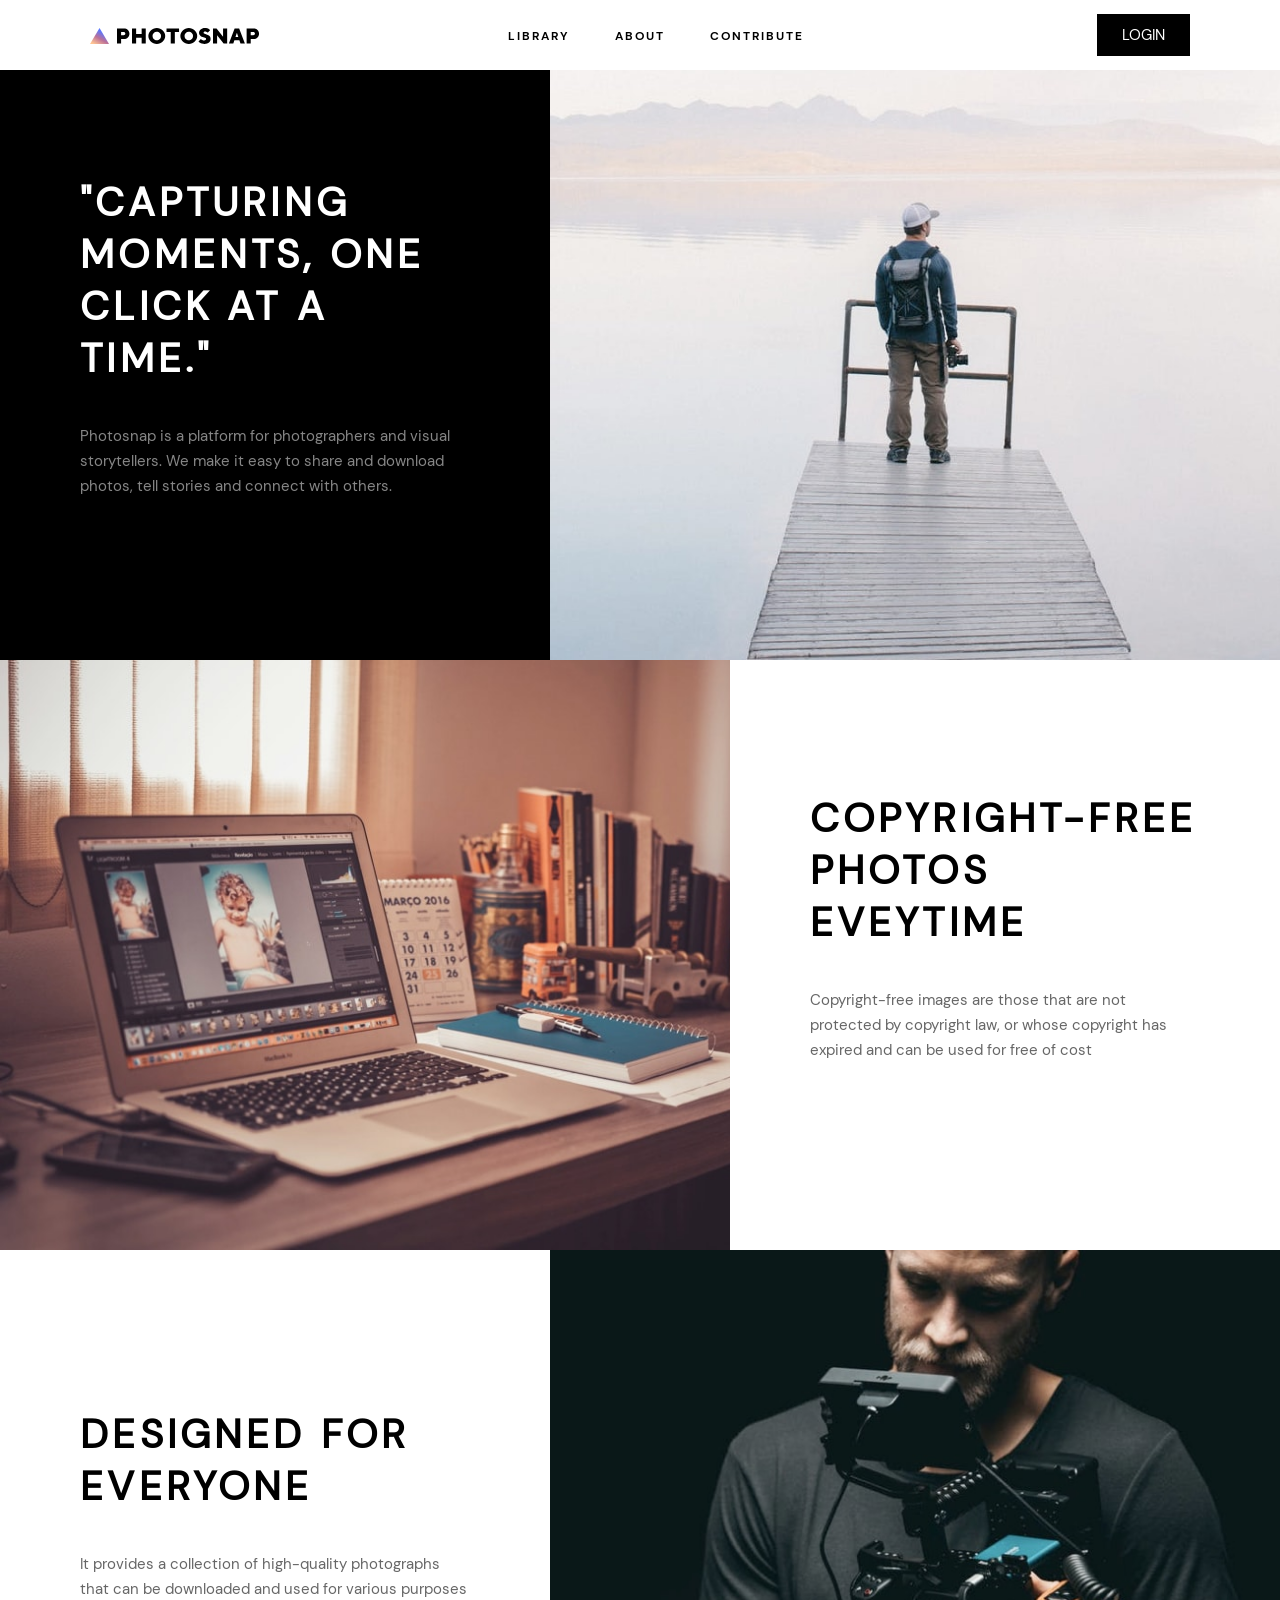
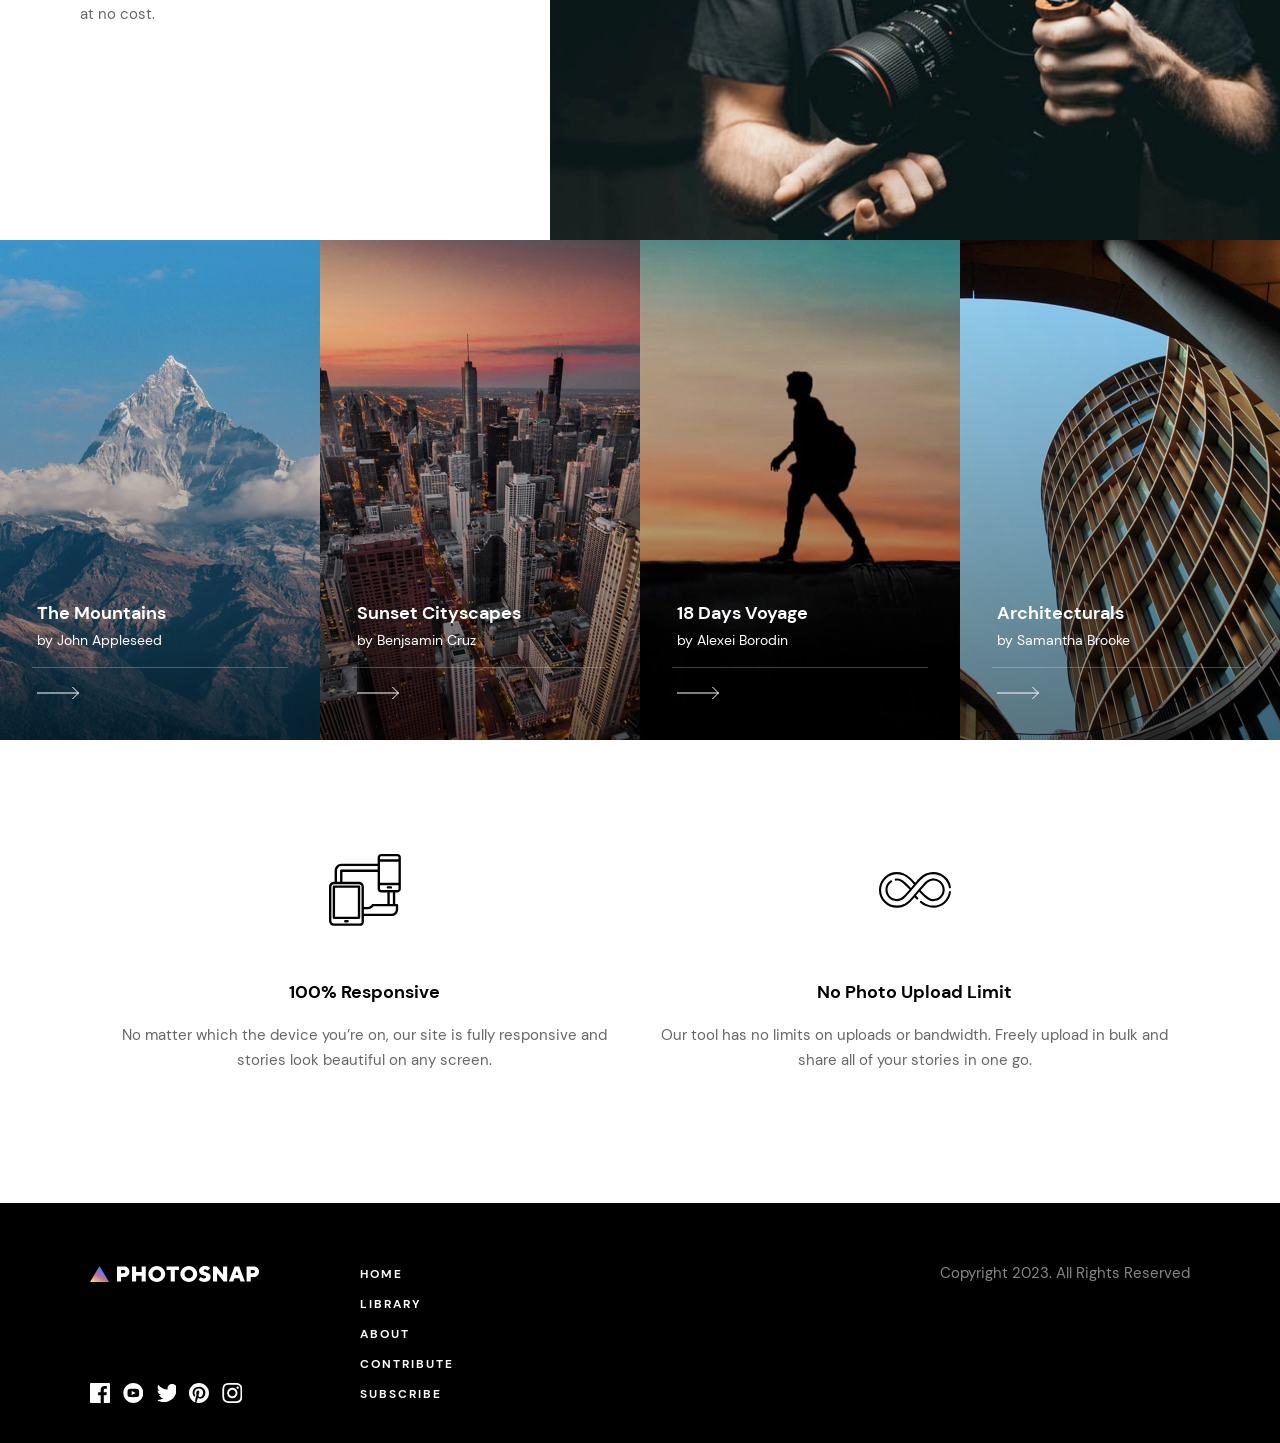
<file: index.html>
<!DOCTYPE html>
<html lang="en">

<head>
    <meta charset="UTF-8">
    <meta name="viewport" content="width=device-width, initial-scale=1.0">
    <title>Photosnap - Home</title>
    <link rel="stylesheet" href="styles/css/main.css">
</head>

<body>
    <script>
        alert("welcome to photsnap");
    </script>
    <!-- HEADER -->
    <header>
        <div class="container">
            <nav class="navbar">
                <a href="index.html" class="logo">
                    <img src="images/logo.svg" alt="logo">
                </a>

                <ul class="nav_list">
                    <li class="nav_list-item">
                        <a href="library.html" class="nav_list-link">LIBRARY</a>
                    </li>
                    <li class="nav_list-item">
                        <a href="about.html" class="nav_list-link">ABOUT</a>
                    </li>
                    <li class="nav_list-item">
                        <a href="https://script.google.com/macros/s/AKfycbyf7sZdRkfo2hrN9PUlDD4QHkLz4gz2wxSFbMTOLd92MkOWxnffbMkovbiKIZKmYODZ/exec" class="nav_list-link">CONTRIBUTE</a>
                    </li>
                                      
                </ul>

                <a href="index.html" class="btn btn-black">LOGIN</a>

                <button class="menu_toggle">
                    <svg height="6" width="20" xmlns="http://www.w3.org/2000/svg" class="open">
                        <g fill-rule="evenodd">
                            <path d="M0 0h20v1H0zM0 5h20v1H0z"></path>
                        </g>
                    </svg>
                    <svg height="15" width="16" xmlns="http://www.w3.org/2000/svg" class="close">
                        <path
                            d="M14.718.075l.707.707L8.707 7.5l6.718 6.718-.707.707L8 8.207l-6.718 6.718-.707-.707L7.293 7.5.575.782l.707-.707L8 6.793 14.718.075z"
                            fill-rule="evenodd"></path>
                    </svg>
                </button>
            </nav>
        </div>
    </header>

    <!-- MAIN -->
    <main>
        <!-- INFORMATION SECTION -->
        <section class="create">
            <div class="container-lg">
                <div class="row">
                    <div class="section_text section_text_black">
                        <div class="section_text-box">
                            <h2 class="heading white">"Capturing moments, one click at a time."</h2>
                            <p class="opaque-grey">Photosnap is a platform for photographers and visual storytellers. We make it easy to share and download photos, tell stories and connect with others.</p>
                                 
                                
                            
                        </div>
                    </div>
                    <div class="section_image section-create-img"></div>
                </div>
            </div>
        </section>

        <!-- copyright information section-->
        <section class="stories">
            <div class="container-lg">
                <div class="row">
                    <div class="section_image section-stories-img"></div>
                    <div class="section_text section_text_white">
                        <div class="section_text-box">
                            <h2 class="heading black">COPYRIGHT-FREE PHOTOS EVEYTIME</h2>
                            <p class="opaque-black">Copyright-free images are those that are not protected by copyright law, or whose copyright has expired and can be used for free of cost </p>
                           
                        </div>
                    </div>
                </div>
            </div>
        </section>

        <!-- FOR EVERYONE SECTION -->
        <section class="everyone">
            <div class="container-lg">
                <div class="row">
                    <div class="section_text section_text_white">
                        <div class="section_text-box">
                            <h2 class="heading black">Designed for everyone</h2>

                                <p class="opaque-black">It provides a collection of high-quality photographs that can be downloaded and used for various purposes at no cost.</p>
                          
                        </div>
                    </div>
                    <div class="section_image section-everyone-img"></div>
                </div>
            </div>
        </section>

        <!-- GALLERY SECTION -->
        <section class="gallery">
            <div class="container-lg">
                <div class="grid">
                    <a href="images/mountains.jpg" class="image-container">
                        <div class="image image-1">
                            <div class="image-box">
                                <div class="image-textbox">
                                    <h3>The Mountains</h3>
                                    <p>by John Appleseed</p>
                                </div>
                                <div class="image-link">
                                    
                                    <img src="images/arrow-white.svg">
                                </div>
                            </div>
                        </div>
                    </a>
                    <a href="images/cityscapes.jpg" class="image-container">
                        <div class="image image-2">
                            <div class="image-box">
                                <div class="image-textbox">
                                    <h3>Sunset Cityscapes</h3>
                                    <p>by Benjsamin Cruz</p>
                                </div>
                                <div class="image-link">
                                    <img src="images/arrow-white.svg" alt="arrow">
                                </div>
                            </div>
                        </div>
                    </a>
                    <a href="images/18-days-voyage.jpg" class="image-container">
                        <div class="image image-3">
                            <div class="image-box">
                                <div class="image-textbox">
                                    <h3>18 Days Voyage</h3>
                                    <p>by Alexei Borodin</p>
                                </div>
                                <div class="image-link">                                   
                                    <img src="images/arrow-white.svg" alt="arrow">
                                </div>
                            </div>
                        </div>
                    </a>
                    <a href="images/architecturals.jpg" class="image-container">
                        <div class="image image-4">
                            <div class="image-box">
                                <div class="image-textbox">
                                    <h3>Architecturals</h3>
                                    <p>by Samantha Brooke</p>
                                </div>
                                <div class="image-link">
                                    <img src="images/arrow-white.svg" alt="arrow">
                                </div>
                            </div>
                        </div>
                    </a>
                </div>
            </div>
        </section>

        <!-- FEATURES GRID -->
        <section class="our-features">
            <div class="container">
                <div class="row">
                    <div class="feature">
                        <div class="feature-image"><img src="images/responsive.svg" alt="responsive"></div>
                        <h3 class="feature-heading">100% Responsive</h3>
                        <p class="feature-text">No matter which the device you’re on, our site is fully responsive and
                            stories look beautiful on
                            any screen.</p>
                    </div>
                    <div class="feature">
                        <div class="feature-image"><img src="images/no-limit.svg" alt="no limit"></div>
                        <h3 class="feature-heading">No Photo Upload Limit</h3>
                        <p class="feature-text">Our tool has no limits on uploads or bandwidth. Freely upload in bulk
                            and
                            share all of your stories in one go.</p>
                    </div>
                </div>
            </div>
        </section>
    </main>

    <!-- FOOTER -->
    <footer>
        <div class="container">
            <div class="footer-row">
                <div class="footer_logo-box">
                    <a href="index.html" class="logo">
                        <img src="images/logo-white.svg" alt="logo">
                    </a>
                    <ul class="social">
                        <li>
                            <a class="facebook" href="index.html"></a>
                        </li>
                        <li>
                            <a class="youtube" href="index.html"></a>
                        </li>
                        <li>
                            <a class="twitter" href="index.html"></a>
                        </li>
                        <li>
                            <a class="pinterest" href="index.html"></a>
                        </li>
                        <li>
                            <a class="instagram" href="index.html"></a>
                        </li>
                    </ul>
                </div>
                <div class="footer_menu-box">
                    <ul class="footer_menu">
                        <li class="footer_menu-item">
                            <a class="footer_menu-link" href="index.html">Home</a>
                        </li>
                        <li class="footer_menu-item">
                            <a class="footer_menu-link" href="library.html">LIBRARY</a>
                        </li>
                        <li class="footer_menu-item">
                            <a class="footer_menu-link" href="about.html">ABOUT</a>
                        </li>
                        <li class="footer_menu-item">
                            <a class="footer_menu-link" href="https://script.google.com/macros/s/AKfycbyf7sZdRkfo2hrN9PUlDD4QHkLz4gz2wxSFbMTOLd92MkOWxnffbMkovbiKIZKmYODZ/exec">CONTRIBUTE</a>
                        </li>
                        <li class="footer_menu-item">
                            <a class="footer_menu-link" href="subscribe.html">SUBSCRIBE</a>
                        </li>
                    </ul>
                </div>
                <div class="footer_copyright">              
                    <p class="opaque-grey">Copyright 2023. All Rights Reserved</p>
                </div>
            </div>
        </div>
    </footer>
    <script src="js/app.js"></script>
</body>

</html>
</file>
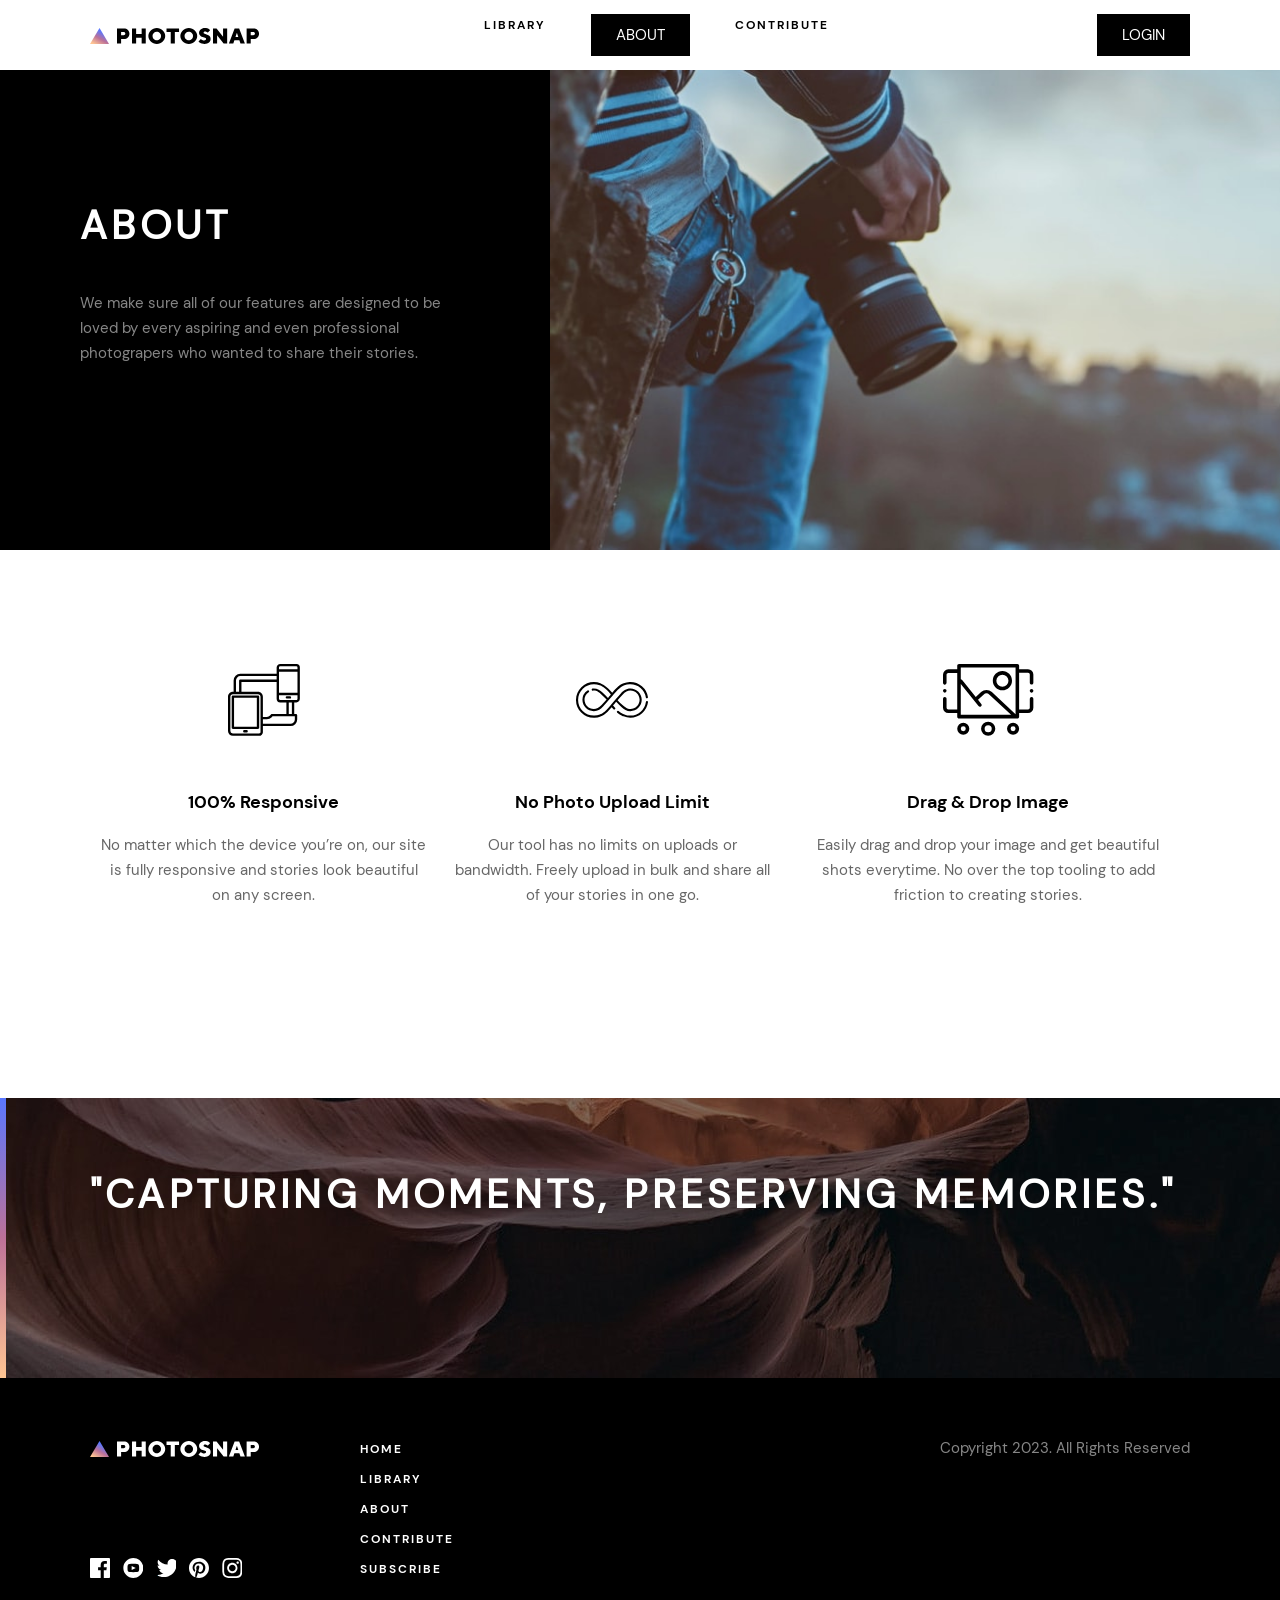
<file: about.html>
<!DOCTYPE html>
<html lang="en">

<head>
    <meta charset="UTF-8">
    <meta name="viewport" content="width=device-width, initial-scale=1.0">
    <title>about - Photosnap</title>
    <link rel="stylesheet" href="styles/css/main.css">
</head>

<body>
    <!-- HEADER -->
    <header>
        <div class="container">
            <nav class="navbar">
                <a href="index.html" class="logo">
                    <img src="images/logo.svg" alt="logo">
                </a>

                <ul class="nav_list">
                    <li class="nav_list-item">
                        <a href="library.html" class="nav_list-link">LIBRARY</a>
                    </li>
                    <li class="nav_list-item">
                        <a href="about.html" class="btn btn-black">ABOUT</a>
                    </li>
                    <li class="nav_list-item">
                        <a href="https://script.google.com/macros/s/AKfycbyf7sZdRkfo2hrN9PUlDD4QHkLz4gz2wxSFbMTOLd92MkOWxnffbMkovbiKIZKmYODZ/exec" class="nav_list-link">CONTRIBUTE</a>
                    </li>
                    
                </ul>
                <a href="index.html" class="btn btn-black">LOGIN</a>

                

                <button class="menu_toggle">
                    <svg height="6" width="20" xmlns="http://www.w3.org/2000/svg" class="open">
                        <g fill-rule="evenodd">
                            <path d="M0 0h20v1H0zM0 5h20v1H0z"></path>
                        </g>
                    </svg>
                    <svg height="15" width="16" xmlns="http://www.w3.org/2000/svg" class="close">
                        <path
                            d="M14.718.075l.707.707L8.707 7.5l6.718 6.718-.707.707L8 8.207l-6.718 6.718-.707-.707L7.293 7.5.575.782l.707-.707L8 6.793 14.718.075z"
                            fill-rule="evenodd"></path>
                    </svg>
                </button>
            </nav>
        </div>
    </header>

    <!-- MAIN -->
    <main>
        <!-- FEATURES HERO -->
        <section class="features">
            <div class="container-lg">
                <div class="row">
                    <div class="section_text section_text_black">
                        <div class="section_text-box">
                            <h2 class="heading white">ABOUT</h2>
                            <p class="opaque-grey">We make sure all of our features are designed to be loved by every
                                aspiring and even professional photograpers who wanted to share their stories.</p>
                        </div>
                    </div>
                    <div class="section_image section-features-img"></div>
                </div>
            </div>
        </section>

        <!-- FEATURES GRID -->
        <section class="our-features">
            <div class="container">
                <div class="row mb-lg">
                    <div class="feature">
                        <div class="feature-image"><img src="images/responsive.svg" alt="responsive"></div>
                        <h3 class="feature-heading">100% Responsive</h3>
                        <p class="feature-text">No matter which the device you’re on, our site is fully responsive and
                            stories look beautiful on
                            any screen.</p>
                    </div>
                    <div class="feature">
                        <div class="feature-image"><img src="images/no-limit.svg" alt="no limit"></div>
                        <h3 class="feature-heading">No Photo Upload Limit</h3>
                        <p class="feature-text">Our tool has no limits on uploads or bandwidth. Freely upload in bulk
                            and
                            share all of your stories in one go.</p>
                    </div>
                    
                    
                    <div class="feature">
                        <div class="feature-image"><img src="images/drag.svg" alt="drag"></div>
                        <h3 class="feature-heading">Drag & Drop Image</h3>
                        <p class="feature-text">Easily drag and drop your image and get beautiful shots everytime. No
                            over the top tooling to add friction to creating stories.
                        </p>
                    </div>
                </div>
            </div>
        </section>

        <!-- BETA SECTION -->
        <section class="beta">
            <div class="container">
                <div class="row space-between">
                    <h1 class="heading white">"Capturing moments, preserving memories."</h1>
                    
                </div>
            </div>
        </section>
    </main>

<!-- FOOTER -->
<footer>
    <div class="container">
        <div class="footer-row">
            <div class="footer_logo-box">
                <a href="index.html" class="logo">
                    <img src="images/logo-white.svg" alt="logo">
                </a>
                <ul class="social">
                    <li>
                        <a class="facebook" href="index.html"></a>
                    </li>
                    <li>
                        <a class="youtube" href="index.html"></a>
                    </li>
                    <li>
                        <a class="twitter" href="index.html"></a>
                    </li>
                    <li>
                        <a class="pinterest" href="index.html"></a>
                    </li>
                    <li>
                        <a class="instagram" href="index.html"></a>
                    </li>
                </ul>
            </div>
            <div class="footer_menu-box">
                <ul class="footer_menu">
                    <li class="footer_menu-item">
                        <a class="footer_menu-link" href="index.html">Home</a>
                    </li>
                    <li class="footer_menu-item">
                        <a class="footer_menu-link" href="library.html">LIBRARY</a>
                    </li>
                    <li class="footer_menu-item">
                        <a class="footer_menu-link" href="about.html">ABOUT</a>
                    </li>
                    <li class="footer_menu-item">
                        <a class="footer_menu-link" href="https://script.google.com/macros/s/AKfycbyf7sZdRkfo2hrN9PUlDD4QHkLz4gz2wxSFbMTOLd92MkOWxnffbMkovbiKIZKmYODZ/exec">CONTRIBUTE</a>
                    </li>
                    <li class="footer_menu-item">
                        <a class="footer_menu-link" href="subscribe.html">SUBSCRIBE</a>
                    </li>
                </ul>
            </div>
            <div class="footer_copyright">              
                <p class="opaque-grey">Copyright 2023. All Rights Reserved</p>
            </div>
        </div>
    </div>
</footer>
<script src="js/app.js"></script>
</body>

</html>
</file>
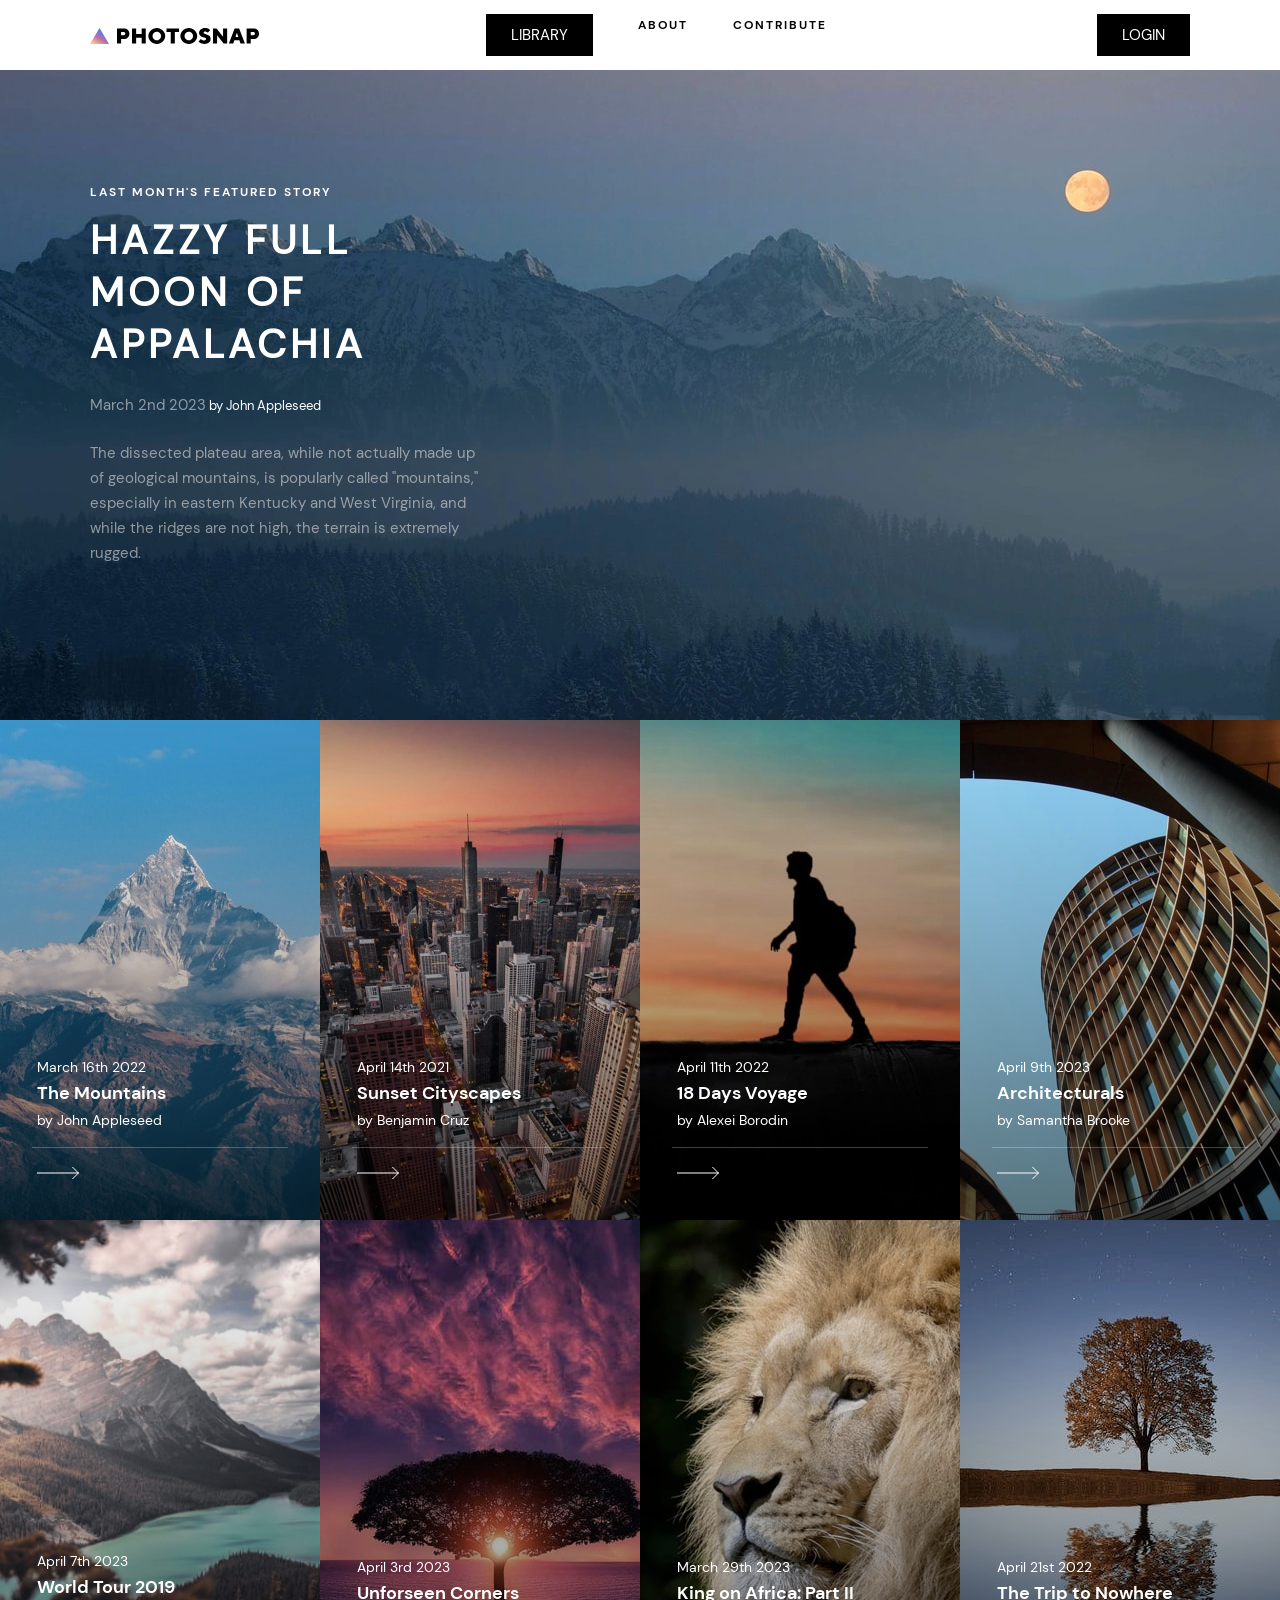
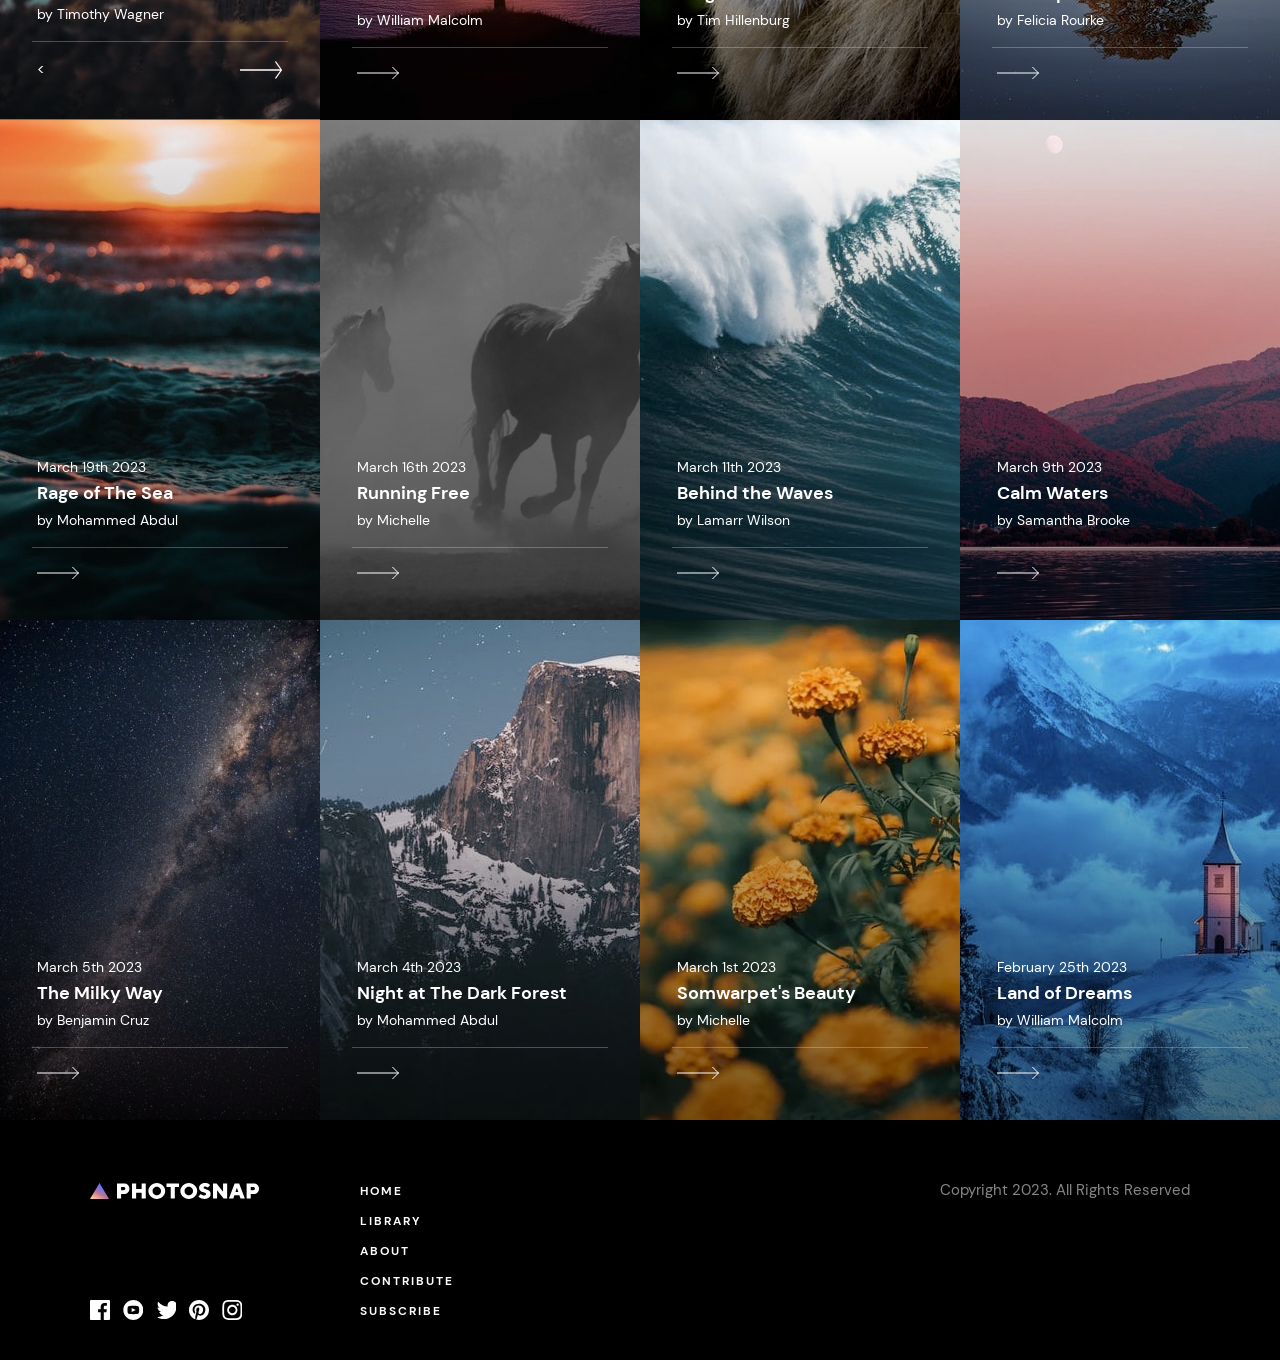
<file: library.html>
<!DOCTYPE html>
<html lang="en">

<head>
    <meta charset="UTF-8">
    <meta name="viewport" content="width=device-width, initial-scale=1.0">
    <title>library- Photosnap</title>
    <link rel="stylesheet" href="styles/css/main.css">
</head>

<body>
    <!-- HEADER -->
    <header>
        <div class="container">
            <nav class="navbar">
                <a href="index.html" class="logo">
                    <img src="images/logo.svg" alt="logo">
                </a>

                <ul class="nav_list">
                    <li class="nav_list-item">
                        <a href="library.html" class="btn btn-black">LIBRARY</a>
                    </li>
                    <li class="nav_list-item">
                        <a href="about.html" class="nav_list-link">ABOUT</a>
                    </li>
                    <li class="nav_list-item">
                        <a href="https://script.google.com/macros/s/AKfycbyf7sZdRkfo2hrN9PUlDD4QHkLz4gz2wxSFbMTOLd92MkOWxnffbMkovbiKIZKmYODZ/exec" class="nav_list-link">CONTRIBUTE</a>
                        
                    </li>
                    
                </ul>

                <a href="index.html" class="btn btn-black">LOGIN</a>

                <button class="menu_toggle">
                    <svg height="6" width="20" xmlns="http://www.w3.org/2000/svg" class="open">
                        <g fill-rule="evenodd">
                            <path d="M0 0h20v1H0zM0 5h20v1H0z"></path>
                        </g>
                    </svg>
                    <svg height="15" width="16" xmlns="http://www.w3.org/2000/svg" class="close">
                        <path
                            d="M14.718.075l.707.707L8.707 7.5l6.718 6.718-.707.707L8 8.207l-6.718 6.718-.707-.707L7.293 7.5.575.782l.707-.707L8 6.793 14.718.075z"
                            fill-rule="evenodd"></path>
                    </svg>
                </button>
            </nav>
        </div>
    </header>

    <main>
        <!-- HERO SECTION -->
        <section class="hero">
            <div class="container">
                <div class="section_text">
                    <div class="section_text-box remove-padding">
                        <h5>Last month's featured story</h5>
                        <h2 class="heading white">Hazzy full moon of appalachia</h2>
                        <p class="opaque-grey">March 2nd 2023<span> by John Appleseed</span></p>
                        <p class="opaque-grey">The dissected plateau area, while not actually made up of geological
                            mountains, is popularly called "mountains," especially in eastern Kentucky and West
                            Virginia, and while the ridges are not high, the terrain is extremely rugged.</p>
                    </div>
                </div>
            </div>
        </section>

        <!-- HERO SECTION (MOBILE ONLY) -->
        <section class="hero-mobile">
            <div class="container">
                <div class="section_text section_text_black">
                    <div class="section_text-box remove-padding">
                        <h5>Last month's featured story</h5>
                        <h2 class="heading white">Hazzy full moon of appalachia</h2>
                        <p class="opaque-grey">March 2nd 2022 <span> by John Appleseed</span></p>
                        <p class="opaque-grey">The dissected plateau area, while not actually made up of geological
                            mountains, is popularly called "mountains," especially in eastern Kentucky and West
                            Virginia, and while the ridges are not high, the terrain is extremely rugged.</p>
                        
                    </div>
                </div>
            </div>
        </section>

        <!-- GALLERY SECTION -->
        <section class="gallery">
            <div class="container-lg">
                <div class="grid">
                    <a href="images/mountains.jpg" class="image-container">
                        <div class="image image-1">
                            <div class="image-box">
                                <div class="image-textbox">
                                    <p class="mb-s">March 16th 2022</p>
                                    <h3>The Mountains</h3>
                                    <p>by John Appleseed</p>
                                </div>
                                <div class="image-link">
                                    <img src="images/arrow-white.svg" alt="arrow">
                                </div>
                            </div>
                        </div>
                    </a>
                    <a href="images/cityscapes.jpg" class="image-container">
                        <div class="image image-2">
                            <div class="image-box">
                                <div class="image-textbox">
                                    <p class="mb-s">April 14th 2021</p>
                                    <h3>Sunset Cityscapes</h3>
                                    <p>by Benjamin Cruz</p>
                                </div>
                                <div class="image-link">
                                    
                                    <img src="images/arrow-white.svg" alt="arrow">
                                </div>
                            </div>
                        </div>
                    </a>
                    <a href="images/18-days-voyage.jpg" class="image-container">
                        <div class="image image-3">
                            <div class="image-box">
                                <div class="image-textbox">
                                    <p class="mb-s">April 11th 2022</p>
                                    <h3>18 Days Voyage</h3>
                                    <p>by Alexei Borodin</p>
                                </div>
                                <div class="image-link">
                                    
                                    <img src="images/arrow-white.svg" alt="arrow">
                                </div>
                            </div>
                        </div>
                    </a>
                    <a href="images/architecturals.jpg" class="image-container">
                        <div class="image image-4">
                            <div class="image-box">
                                <div class="image-textbox">
                                    <p class="mb-s">April 9th 2023</p>
                                    <h3>Architecturals</h3>
                                    <p>by Samantha Brooke</p>
                                </div>
                                <div class="image-link">
                                    
                                    <img src="images/arrow-white.svg" alt="arrow">
                                </div>
                            </div>
                        </div>
                    </a>
                    <a href="images/world-tour.jpg" class="image-container">
                        <div class="image image-5">
                            <div class="image-box">
                                <div class="image-textbox">
                                    <p class="mb-s">April 7th 2023</p>
                                    <h3>World Tour 2019</h3>
                                    <p>by Timothy Wagner</p>
                                </div>
                                <div class="image-link">
                                    <
                                    <img src="images/arrow-white.svg" alt="arrow">
                                </div>
                            </div>
                        </div>
                    </a>
                    <a href="images/unforeseen-corners.jpg" class="image-container">
                        <div class="image image-6">
                            <div class="image-box">
                                <div class="image-textbox">
                                    <p class="mb-s">April 3rd 2023</p>
                                    <h3>Unforseen Corners</h3>
                                    <p>by William Malcolm</p>
                                </div>
                                <div class="image-link">
                                    
                                    <img src="images/arrow-white.svg" alt="arrow">
                                </div>
                            </div>
                        </div>
                    </a>
                    <a href="images/king-on-africa.jpg" class="image-container">
                        <div class="image image-7">
                            <div class="image-box">
                                <div class="image-textbox">
                                    <p class="mb-s">March 29th 2023</p>
                                    <h3>King on Africa: Part II</h3>
                                    <p>by Tim Hillenburg</p>
                                </div>
                                <div class="image-link">
                                    
                                    <img src="images/arrow-white.svg" alt="arrow">
                                </div>
                            </div>
                        </div>
                    </a>
                    <a href="images/trip-to-nowhere.jpg" class="image-container">
                        <div class="image image-8">
                            <div class="image-box">
                                <div class="image-textbox">
                                    <p class="mb-s">April 21st 2022</p>
                                    <h3>The Trip to Nowhere</h3>
                                    <p>by Felicia Rourke</p>
                                </div>
                                <div class="image-link">
                                    
                                    <img src="images/arrow-white.svg" alt="arrow">
                                </div>
                            </div>
                        </div>
                    </a>
                    <a href="images/rage-of-the-sea.jpg" class="image-container">
                        <div class="image image-9">
                            <div class="image-box">
                                <div class="image-textbox">
                                    <p class="mb-s">March 19th 2023</p>
                                    <h3>Rage of The Sea</h3>
                                    <p>by Mohammed Abdul</p>
                                </div>
                                <div class="image-link">
                                    
                                    <img src="images/arrow-white.svg" alt="arrow">
                                </div>
                            </div>
                        </div>
                    </a>
                    <a href="images/running-free.jpg" class="image-container">
                        <div class="image image-10">
                            <div class="image-box">
                                <div class="image-textbox">
                                    <p class="mb-s">March 16th 2023</p>
                                    <h3>Running Free</h3>
                                    <p>by Michelle</p>
                                </div>
                                <div class="image-link">
                                   
                                    <img src="images/arrow-white.svg" alt="arrow">
                                </div>
                            </div>
                        </div>
                    </a>
                    <a href="images/behind-the-waves.jpg" class="image-container">
                        <div class="image image-11">
                            <div class="image-box">
                                <div class="image-textbox">
                                    <p class="mb-s">March 11th 2023</p>
                                    <h3>Behind the Waves</h3>
                                    <p>by Lamarr Wilson</p>
                                </div>
                                <div class="image-link">
                                   
                                    <img src="images/arrow-white.svg" alt="arrow">
                                </div>
                            </div>
                        </div>
                    </a>
                    <a href="images/calm-waters.jpg" class="image-container">
                        <div class="image image-12">
                            <div class="image-box">
                                <div class="image-textbox">
                                    <p class="mb-s">March 9th 2023</p>
                                    <h3>Calm Waters</h3>
                                    <p>by Samantha Brooke</p>
                                </div>
                                <div class="image-link">
                                   
                                    <img src="images/arrow-white.svg" alt="arrow">
                                </div>
                            </div>
                        </div>
                    </a>
                    <a href="images/milky-way.jpg" class="image-container">
                        <div class="image image-13">
                            <div class="image-box">
                                <div class="image-textbox">
                                    <p class="mb-s">March 5th 2023</p>
                                    <h3>The Milky Way</h3>
                                    <p>by Benjamin Cruz</p>
                                </div>
                                <div class="image-link">
                                  
                                    <img src="images/arrow-white.svg" alt="arrow">
                                </div>
                            </div>
                        </div>
                    </a>
                    <a href="images/dark-forest.jpg" class="image-container">
                        <div class="image image-14">
                            <div class="image-box">
                                <div class="image-textbox">
                                    <p class="mb-s">March 4th 2023</p>
                                    <h3>Night at The Dark Forest</h3>
                                    <p>by Mohammed Abdul</p>
                                </div>
                                <div class="image-link">
                                    
                                    <img src="images/arrow-white.svg" alt="arrow">
                                </div>
                            </div>
                        </div>
                    </a>
                    <a href="images/somwarpet.jpg" class="image-container">
                        <div class="image image-15">
                            <div class="image-box">
                                <div class="image-textbox">
                                    <p class="mb-s">March 1st 2023</p>
                                    <h3>Somwarpet's Beauty</h3>
                                    <p>by Michelle</p>
                                </div>
                                <div class="image-link">
                                   
                                    <img src="images/arrow-white.svg" alt="arrow">
                                </div>
                            </div>
                        </div>
                    </a>
                    <a href="images/land-of-dreams.jpg" class="image-container">
                        <div class="image image-16">
                            <div class="image-box">
                                <div class="image-textbox">
                                    <p class="mb-s">February 25th 2023</p>
                                    <h3>Land of Dreams</h3>
                                    <p>by William Malcolm</p>
                                </div>
                                <div class="image-link">
                                    
                                    <img src="images/arrow-white.svg" alt="arrow">
                                </div>
                            </div>
                        </div>
                    </a>
                </div>
            </div>
        </section>
    </main>

 <!-- FOOTER -->
 <footer>
    <div class="container">
        <div class="footer-row">
            <div class="footer_logo-box">
                <a href="index.html" class="logo">
                    <img src="images/logo-white.svg" alt="logo">
                </a>
                <ul class="social">
                    <li>
                        <a class="facebook" href="index.html"></a>
                    </li>
                    <li>
                        <a class="youtube" href="index.html"></a>
                    </li>
                    <li>
                        <a class="twitter" href="index.html"></a>
                    </li>
                    <li>
                        <a class="pinterest" href="index.html"></a>
                    </li>
                    <li>
                        <a class="instagram" href="index.html"></a>
                    </li>
                </ul>
            </div>
            <div class="footer_menu-box">
                <ul class="footer_menu">
                    <li class="footer_menu-item">
                        <a class="footer_menu-link" href="index.html">Home</a>
                    </li>
                    <li class="footer_menu-item">
                        <a class="footer_menu-link" href="library.html">LIBRARY</a>
                    </li>
                    <li class="footer_menu-item">
                        <a class="footer_menu-link" href="about.html">ABOUT</a>
                    </li>
                    <li class="footer_menu-item">
                        <a class="footer_menu-link" href="https://script.google.com/macros/s/AKfycbyf7sZdRkfo2hrN9PUlDD4QHkLz4gz2wxSFbMTOLd92MkOWxnffbMkovbiKIZKmYODZ/exec">CONTRIBUTE</a>
                    </li>
                    <li class="footer_menu-item">
                        <a class="footer_menu-link" href="subscribe.html">SUBSCRIBE</a>
                    </li>
                </ul>
            </div>
            <div class="footer_copyright">              
                <p class="opaque-grey">Copyright 2023. All Rights Reserved</p>
            </div>
        </div>
    </div>
</footer>
<script src="js/app.js"></script>
</body>

</html>
</file>
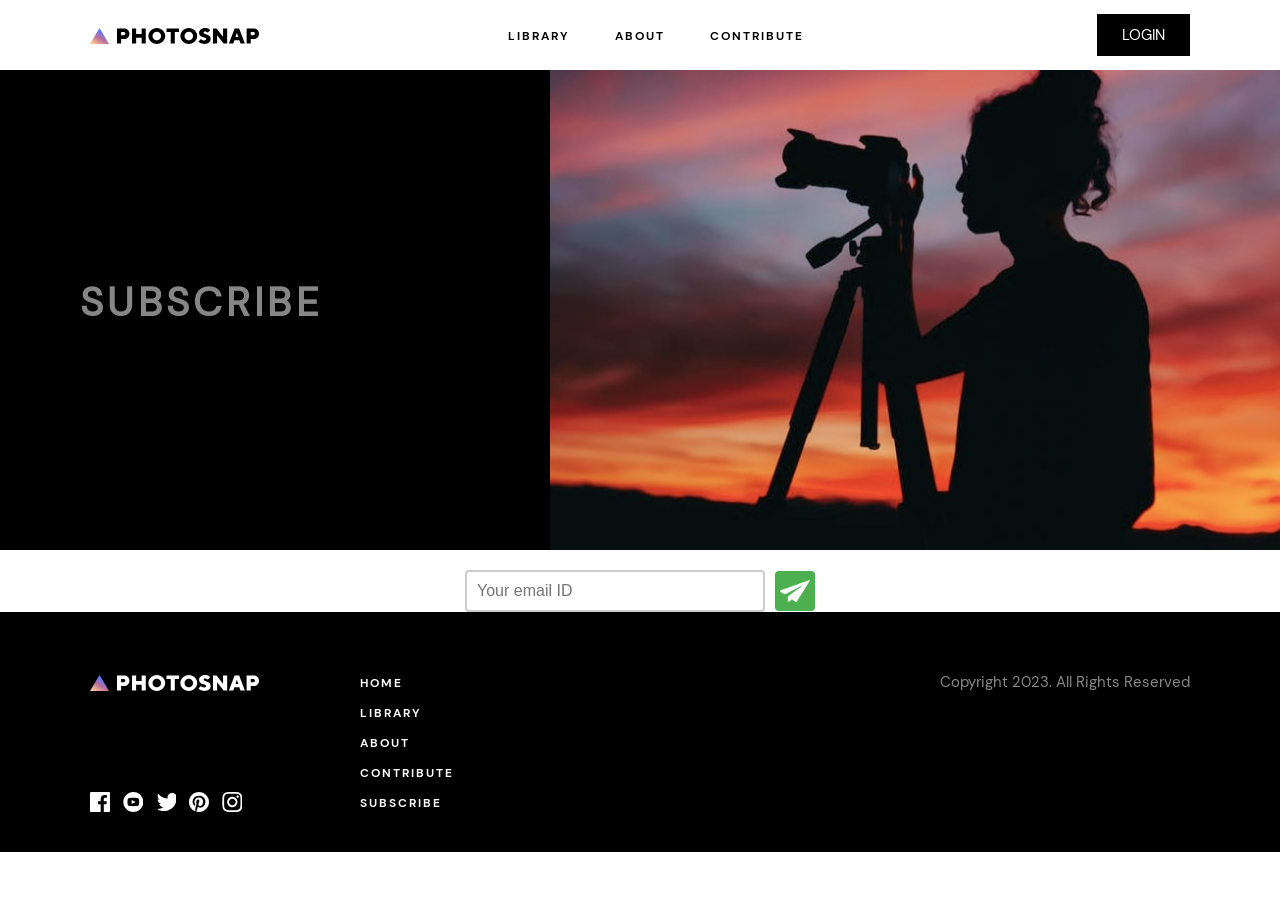
<file: subscribe.html>
<!DOCTYPE html>
<html lang="en">

<head>
    <meta charset="UTF-8">
    <meta name="viewport" content="width=device-width, initial-scale=1.0">
    <title>contribute - Photosnap</title>
    <link rel="stylesheet" href="styles/css/main.css">
</head>

<body>
    <!-- HEADER -->
    <header>
        <div class="container">
            <nav class="navbar">
                <a href="index.html" class="logo">
                    <img src="images/logo.svg" alt="logo">
                </a>

                <ul class="nav_list">
                    <li class="nav_list-item">
                        <a href="library.html" class="nav_list-link">LIBRARY</a>
                    </li>
                    <li class="nav_list-item">
                        <a href="about.html" class="nav_list-link">ABOUT</a>
                    </li>
                    <li class="nav_list-item">
                        <a href="https://script.google.com/macros/s/AKfycbyf7sZdRkfo2hrN9PUlDD4QHkLz4gz2wxSFbMTOLd92MkOWxnffbMkovbiKIZKmYODZ/exec" class="nav_list-link">CONTRIBUTE</a>
                    </li>
                    
                </ul>

                <a href="index.html" class="btn btn-black">LOGIN</a>

                <button class="menu_toggle">
                    <svg height="6" width="20" xmlns="http://www.w3.org/2000/svg" class="open">
                        <g fill-rule="evenodd">
                            <path d="M0 0h20v1H0zM0 5h20v1H0z"></path>
                        </g>
                    </svg>
                    <svg height="15" width="16" xmlns="http://www.w3.org/2000/svg" class="close">
                        <path
                            d="M14.718.075l.707.707L8.707 7.5l6.718 6.718-.707.707L8 8.207l-6.718 6.718-.707-.707L7.293 7.5.575.782l.707-.707L8 6.793 14.718.075z"
                            fill-rule="evenodd"></path>
                    </svg>
                </button>
            </nav>
        </div>
    </header>

    <!-- MAIN -->
    <main>
        <!-- PRICING HERO -->
        <section class="pricing">
            <div class="container-lg">
                <div class="row">
                    <div class="section_text section_text_black">
                        <div class="section_text-box">
                            
                          <h1><P class="opaque-grey">SUBSCRIBE</P></h1>
                        </div>
                    </div>
                    <div class="section_image section-pricing-img"></div>
                </div>
            </div>
        </section>

 
 
        <form name="submit-to-google-sheet">
            <input type="email" name="Email" placeholder="Your email ID" required>
            <button type="submit"><img src="images\send-icon.png" width="30px"></button>
        </form>
        <script>
            const scriptURL = 'https://script.google.com/macros/s/AKfycbyaC6BZ-8eIy7i0wG3iSC126Fvbm7Cl-LPW4Gc1vB_cL7xyA4VrmwxRw_l6dFihq_1w/exec'
            const form = document.forms['submit-to-google-sheet']
            
          
            form.addEventListener('submit', e => {
              e.preventDefault()
              fetch(scriptURL, { method: 'POST', body: new FormData(form)})
                .then(response =>{
                    
                    form.reset()

                 } )
                .catch(error => console.error('Error!', error.message))
            })
          </script>
    


<!-- FOOTER -->
<footer>
    <div class="container">
        <div class="footer-row">
            <div class="footer_logo-box">
                <a href="index.html" class="logo">
                    <img src="images/logo-white.svg" alt="logo">
                </a>
                <ul class="social">
                    <li>
                        <a class="facebook" href="index.html"></a>
                    </li>
                    <li>
                        <a class="youtube" href="index.html"></a>
                    </li>
                    <li>
                        <a class="twitter" href="index.html"></a>
                    </li>
                    <li>
                        <a class="pinterest" href="index.html"></a>
                    </li>
                    <li>
                        <a class="instagram" href="index.html"></a>
                    </li>
                </ul>
            </div>
            <div class="footer_menu-box">
                <ul class="footer_menu">
                    <li class="footer_menu-item">
                        <a class="footer_menu-link" href="index.html">Home</a>
                    </li>
                    <li class="footer_menu-item">
                        <a class="footer_menu-link" href="library.html">LIBRARY</a>
                    </li>
                    <li class="footer_menu-item">
                        <a class="footer_menu-link" href="about.html">ABOUT</a>
                    </li>
                    <li class="footer_menu-item">
                        <a class="footer_menu-link" href="https://script.google.com/macros/s/AKfycbyf7sZdRkfo2hrN9PUlDD4QHkLz4gz2wxSFbMTOLd92MkOWxnffbMkovbiKIZKmYODZ/exec">CONTRIBUTE</a>
                    </li>
                    <li class="footer_menu-item">
                        <a class="footer_menu-link" href="subscribe.html">SUBSCRIBE</a>
                    </li>
                </ul>
            </div>
            <div class="footer_copyright">              
                <p class="opaque-grey">Copyright 2023. All Rights Reserved</p>
            </div>
        </div>
    </div>
</footer>
<script src="js/app.js"></script>


  
  
</body>
</html>
</file>
<file: styles/css/main.css>
.remove-padding {
  padding: 0 !important;
}

.mb-s {
  margin-bottom: 5px;
}

.mb-lg {
  margin-bottom: 60px;
}

.space-between {
  -webkit-box-pack: justify;
      -ms-flex-pack: justify;
          justify-content: space-between;
}

@font-face {
  font-family: "DM Sans Regular";
  src: url("../../textfont/DMSans-Regular.ttf") format("truetype");
}

@font-face {
  font-family: "DM Sans Bold";
  src: url("../../textfont/DMSans-Bold.ttf") format("truetype");
}

h1 {
  font-size: 40px;
  text-transform: uppercase;
  letter-spacing: 4.17px;
}

.white {
  color: #ffffff;
}

h3 {
  font-family: "DM Sans Bold", sans-serif;
  font-size: 18px;
  line-height: 25px;
}

h4 {
  font-size: 24px;
  line-height: 25px;
  letter-spacing: .2px;
  font-family: "DM Sans Bold", sans-serif;
  text-align: center;
  margin-bottom: 25px;
}

h5 {
  font-family: "DM Sans Bold", sans-serif;
  font-size: 12px;
  text-transform: uppercase;
  letter-spacing: 2px;
}

p.opaque-grey {
  color: rgba(223, 223, 223, 0.6);
}

p.opaque-black {
  color: rgba(0, 0, 0, 0.6);
}

.heading {
  font-size: 40px;
  text-transform: uppercase;
  letter-spacing: 4.17px;
}



.btn {
  display: inline-block;
  border: none;
  outline: none;
  padding: 11px 25px;
}

.btn-black {
  background-color: #000000;
  color: #ffffff;
  -webkit-transition: all .4s;
  transition: all .4s;
}

.btn-black:hover {
  background-color: #dfdfdf;
  color: #000000;
}



footer {
  background-color: #000000;
  padding: 60px 0 40px;
}

footer .footer-row {
  display: -webkit-box;
  display: -ms-flexbox;
  display: flex;
  -webkit-box-align: start;
      -ms-flex-align: start;
          align-items: flex-start;
}

footer .footer_logo-box {
  padding-right: 100px;
  height: 140px;
  display: -webkit-box;
  display: -ms-flexbox;
  display: flex;
  -webkit-box-orient: vertical;
  -webkit-box-direction: normal;
      -ms-flex-direction: column;
          flex-direction: column;
  -webkit-box-pack: justify;
      -ms-flex-pack: justify;
          justify-content: space-between;
}

footer .footer_logo-box .social {
  display: -webkit-box;
  display: -ms-flexbox;
  display: flex;
}

footer .footer_logo-box .social li:not(:last-child) {
  margin-right: 13px;
}

footer .footer_logo-box .social a {
  display: block;
  width: 20px;
  height: 20px;
  -webkit-transition: all .4s;
  transition: all .4s;
}

footer .footer_logo-box .social a.facebook {
  background-image: url("../../images/white-FB.svg");
  background-size: cover;
}

footer .footer_logo-box .social a.facebook:hover {
  background-image: url("../../images/facebook.svg");
}

footer .footer_logo-box .social a.youtube {
  background-image: url("../../images/white-YT.svg");
  background-size: cover;
}

footer .footer_logo-box .social a.youtube:hover {
  background-image: url("../../images/youtube.svg");
}

footer .footer_logo-box .social a.twitter {
  background-image: url("../../images/white-Tw.svg");
  background-size: cover;
}

footer .footer_logo-box .social a.twitter:hover {
  background-image: url("../../../images/twitter.svg");
}

footer .footer_logo-box .social a.pinterest {
  background-image: url("../../images/white-Pin.svg");
  background-size: cover;
}

footer .footer_logo-box .social a.pinterest:hover {
  background-image: url("../../images/pinterest.svg");
}

footer .footer_logo-box .social a.instagram {
  background-image: url("../../images/white-Insta.svg");
  background-size: cover;
}

footer .footer_logo-box .social a.instagram:hover {
  background-image: url("../../images/instagram.svg");
}

footer .footer_logo-box .social img {
  -webkit-transition: -webkit-transform .4s ease;
  transition: -webkit-transform .4s ease;
  transition: transform .4s ease;
  transition: transform .4s ease, -webkit-transform .4s ease;
}

footer .footer_logo-box .social img:hover {
  -webkit-transform: scale(1.15);
          transform: scale(1.15);
}

footer .footer_menu-box {
  height: 140px;
}

footer .footer_menu {
  display: -webkit-box;
  display: -ms-flexbox;
  display: flex;
  -webkit-box-orient: vertical;
  -webkit-box-direction: normal;
      -ms-flex-direction: column;
          flex-direction: column;
  -webkit-box-pack: justify;
      -ms-flex-pack: justify;
          justify-content: space-between;
  height: 140px;
}

footer .footer_menu-link {
  color: #ffffff;
}

footer .footer_menu-link:hover {
  color: rgba(223, 223, 223, 0.6);
}

footer .footer_copyright {
  margin-left: auto;
  display: -webkit-box;
  display: -ms-flexbox;
  display: flex;
  -webkit-box-orient: vertical;
  -webkit-box-direction: normal;
      -ms-flex-direction: column;
          flex-direction: column;
  -webkit-box-pack: justify;
      -ms-flex-pack: justify;
          justify-content: space-between;
  height: 140px;
}

header {
  height: 70px;
}

.navbar {
  display: -webkit-box;
  display: -ms-flexbox;
  display: flex;
  -webkit-box-align: center;
      -ms-flex-align: center;
          align-items: center;
  -webkit-box-pack: justify;
      -ms-flex-pack: justify;
          justify-content: space-between;
  height: 70px;
}

footer .footer_menu-link, .nav_list-link {
  text-transform: uppercase;
  font-family: "DM Sans Bold", sans-serif;
  font-size: 12px;
  letter-spacing: 2px;
  -webkit-transition: color .5s ease;
  transition: color .5s ease;
}

.nav_list {
  display: -webkit-box;
  display: -ms-flexbox;
  display: flex;
}

.nav_list-item {
  margin-right: 45px;
}

.nav_list-link {
  color: #000000;
}

.nav_list-link:hover {
  color: #dfdfdf;
}

.menu_toggle {
  display: none;
}

*,
*::before,
*::after {
  margin: 0;
  padding: 0;
  -webkit-box-sizing: border-box;
          box-sizing: border-box;
}

body {
  font-family: "DM Sans Regular", sans-serif;
  font-size: 15px;
}

ul {
  list-style: none;
}

a {
  text-decoration: none;
}

button {
  cursor: pointer;
}

.row {
  display: -webkit-box;
  display: -ms-flexbox;
  display: flex;
}

.grid {
  display: -ms-grid;
  display: grid;
  -ms-grid-columns: (1fr)4;
      grid-template-columns: repeat(4, 1fr);
}

.container,
.container-lg,
.container-small {
  width: 100%;
  margin: 0 auto;
}

.container {
  max-width: 1150px;
  padding: 0 25px;
}

.container-lg {
  max-width: 3000px;
}

.container-small {
  max-width: 900px;
  padding: 0 20px;
}

.section_text {
  width: 43%;
  height: 590px;
  display: -webkit-box;
  display: -ms-flexbox;
  display: flex;
  -webkit-box-align: center;
      -ms-flex-align: center;
          align-items: center;
}

.section_text_black {
  background-color: #000000;
}

.section_text_white {
  background-color: #ffffff;
}

.section_text-box {
  width: 100%;
  max-width: 500px;
  margin: 0 auto;
  padding: 0 55px;
}

.section_text-box p {
  line-height: 25px;
  margin: 40px 0 55px;
}

.section_image {
  width: 57%;
}

.section-create-img {
  background-image: url("../../images/create-and-share.jpg");
  background-size: cover;
}

.section-stories-img {
  background-image: url("../../images/beautiful-stories.jpg");
  background-size: cover;
}

.section-everyone-img {
  background-image: url("../../images/designed-for-everyone.jpg");
  background-size: cover;
}

.image-container {
  display: block;
  height: 500px;
  position: relative;
  -webkit-transition: all .3s;
  transition: all .3s;
}

.image-container::after {
  content: '';
  position: absolute;
  bottom: 0;
  left: 0;
  width: 100%;
  height: 5px;
  background-image: linear-gradient(27deg, #FFC593 0%, #BC7198 49%, #5A77FF 95%);
  opacity: 0;
  -webkit-transition: opacity .3s;
  transition: opacity .3s;
}

.image-container:hover {
  -webkit-transform: translateY(-25px);
          transform: translateY(-25px);
}

.image-container:hover::after {
  opacity: 1;
}

.image {
  height: 100%;
  width: 100%;
  display: -webkit-box;
  display: -ms-flexbox;
  display: flex;
  -webkit-box-align: end;
      -ms-flex-align: end;
          align-items: flex-end;
  -webkit-box-pack: center;
      -ms-flex-pack: center;
          justify-content: center;
  padding: 35px 0;
}

.image-box {
  color: #ffffff;
  width: 80%;
  max-width: 100%;
}

.image-box p {
  margin-top: 5px;
  font-size: 14px;
}

.image-textbox {
  border-bottom: 1px solid rgba(255, 255, 255, 0.25);
  padding: 10px 5px 18px;
}

.image-link {
  display: -webkit-box;
  display: -ms-flexbox;
  display: flex;
  -webkit-box-pack: justify;
      -ms-flex-pack: justify;
          justify-content: space-between;
  padding: 18px 5px 5px;
}

.image-link h6 {
  text-transform: uppercase;
  font-family: "DM Sans Bold", sans-serif;
  font-size: 12px;
  letter-spacing: 2px;
}

.image-1 {
  background-image: -webkit-gradient(linear, left top, left bottom, from(rgba(0, 0, 0, 0)), to(rgba(0, 0, 0, 0.5))), url("../../images/mountains.jpg");
  background-image: linear-gradient(to bottom, rgba(0, 0, 0, 0), rgba(0, 0, 0, 0.5)), url("../../images/mountains.jpg");
  background-size: cover;
}

.image-2 {
  background-image: -webkit-gradient(linear, left top, left bottom, from(rgba(0, 0, 0, 0)), to(rgba(0, 0, 0, 0.5))), url("../../images/cityscapes.jpg");
  background-image: linear-gradient(to bottom, rgba(0, 0, 0, 0), rgba(0, 0, 0, 0.5)), url("../../images/cityscapes.jpg");
  background-size: cover;
}

.image-3 {
  background-image: -webkit-gradient(linear, left top, left bottom, from(rgba(0, 0, 0, 0)), to(rgba(0, 0, 0, 0.5))), url("../../images/18-days-voyage.jpg");
  background-image: linear-gradient(to bottom, rgba(0, 0, 0, 0), rgba(0, 0, 0, 0.5)), url("../../images/18-days-voyage.jpg");
  background-size: cover;
}

.image-4 {
  background-image: -webkit-gradient(linear, left top, left bottom, from(rgba(0, 0, 0, 0)), to(rgba(0, 0, 0, 0.5))), url("../../images/architecturals.jpg");
  background-image: linear-gradient(to bottom, rgba(0, 0, 0, 0), rgba(0, 0, 0, 0.5)), url("../../images/architecturals.jpg");
  background-size: cover;
}

.image-5 {
  background-image: -webkit-gradient(linear, left top, left bottom, from(rgba(0, 0, 0, 0)), to(rgba(0, 0, 0, 0.5))), url("../../images/world-tour.jpg");
  background-image: linear-gradient(to bottom, rgba(0, 0, 0, 0), rgba(0, 0, 0, 0.5)), url("../../images/world-tour.jpg");
  background-size: cover;
}

.image-6 {
  background-image: -webkit-gradient(linear, left top, left bottom, from(rgba(0, 0, 0, 0)), to(rgba(0, 0, 0, 0.5))), url("../../images/unforeseen-corners.jpg");
  background-image: linear-gradient(to bottom, rgba(0, 0, 0, 0), rgba(0, 0, 0, 0.5)), url("../../images/unforeseen-corners.jpg");
  background-size: cover;
}

.image-7 {
  background-image: -webkit-gradient(linear, left top, left bottom, from(rgba(0, 0, 0, 0)), to(rgba(0, 0, 0, 0.5))), url("../../images/king-on-africa.jpg");
  background-image: linear-gradient(to bottom, rgba(0, 0, 0, 0), rgba(0, 0, 0, 0.5)), url("../../images/king-on-africa.jpg");
  background-size: cover;
}

.image-8 {
  background-image: -webkit-gradient(linear, left top, left bottom, from(rgba(0, 0, 0, 0)), to(rgba(0, 0, 0, 0.5))), url("../../images/trip-to-nowhere.jpg");
  background-image: linear-gradient(to bottom, rgba(0, 0, 0, 0), rgba(0, 0, 0, 0.5)), url("../../images/trip-to-nowhere.jpg");
  background-size: cover;
}

.image-9 {
  background-image: -webkit-gradient(linear, left top, left bottom, from(rgba(0, 0, 0, 0)), to(rgba(0, 0, 0, 0.5))), url("../../images/rage-of-the-sea.jpg");
  background-image: linear-gradient(to bottom, rgba(0, 0, 0, 0), rgba(0, 0, 0, 0.5)), url("../../images/rage-of-the-sea.jpg");
  background-size: cover;
}

.image-10 {
  background-image: -webkit-gradient(linear, left top, left bottom, from(rgba(0, 0, 0, 0)), to(rgba(0, 0, 0, 0.5))), url("../../images/running-free.jpg");
  background-image: linear-gradient(to bottom, rgba(0, 0, 0, 0), rgba(0, 0, 0, 0.5)), url("../../images/running-free.jpg");
  background-size: cover;
}

.image-11 {
  background-image: -webkit-gradient(linear, left top, left bottom, from(rgba(0, 0, 0, 0)), to(rgba(0, 0, 0, 0.5))), url("../../images/behind-the-waves.jpg");
  background-image: linear-gradient(to bottom, rgba(0, 0, 0, 0), rgba(0, 0, 0, 0.5)), url("../../images/behind-the-waves.jpg");
  background-size: cover;
}

.image-12 {
  background-image: -webkit-gradient(linear, left top, left bottom, from(rgba(0, 0, 0, 0)), to(rgba(0, 0, 0, 0.5))), url("../../images/calm-waters.jpg");
  background-image: linear-gradient(to bottom, rgba(0, 0, 0, 0), rgba(0, 0, 0, 0.5)), url("../../images/calm-waters.jpg");
  background-size: cover;
}

.image-13 {
  background-image: -webkit-gradient(linear, left top, left bottom, from(rgba(0, 0, 0, 0)), to(rgba(0, 0, 0, 0.5))), url("../../images/milky-way.jpg");
  background-image: linear-gradient(to bottom, rgba(0, 0, 0, 0), rgba(0, 0, 0, 0.5)), url("../../images/milky-way.jpg");
  background-size: cover;
}

.image-14 {
  background-image: -webkit-gradient(linear, left top, left bottom, from(rgba(0, 0, 0, 0)), to(rgba(0, 0, 0, 0.5))), url("../../images/dark-forest.jpg");
  background-image: linear-gradient(to bottom, rgba(0, 0, 0, 0), rgba(0, 0, 0, 0.5)), url("../../images/dark-forest.jpg");
  background-size: cover;
}

.image-15 {
  background-image: -webkit-gradient(linear, left top, left bottom, from(rgba(0, 0, 0, 0)), to(rgba(0, 0, 0, 0.5))), url("../../images/somwarpet.jpg");
  background-image: linear-gradient(to bottom, rgba(0, 0, 0, 0), rgba(0, 0, 0, 0.5)), url("../../images/somwarpet.jpg");
  background-size: cover;
}

.image-16 {
  background-image: -webkit-gradient(linear, left top, left bottom, from(rgba(0, 0, 0, 0)), to(rgba(0, 0, 0, 0.5))), url("../../images/land-of-dreams.jpg");
  background-image: linear-gradient(to bottom, rgba(0, 0, 0, 0), rgba(0, 0, 0, 0.5)), url("../../images/land-of-dreams.jpg");
  background-size: cover;
}

.our-features {
  padding: 100px 0;
}

.our-features .feature {
  text-align: center;
  padding: 0 10px;
  margin-bottom: 30px;
}

.our-features .feature-image {
  display: -webkit-box;
  display: -ms-flexbox;
  display: flex;
  -webkit-box-align: center;
      -ms-flex-align: center;
          align-items: center;
  -webkit-box-pack: center;
      -ms-flex-pack: center;
          justify-content: center;
  height: 100px;
  margin-bottom: 40px;
}

.our-features .feature-image img {
  max-width: 100%;
}

.our-features .feature-heading {
  margin-bottom: 18px;
}

.our-features .feature-text {
  line-height: 25px;
  color: rgba(0, 0, 0, 0.6);
}

.hero {
  background-image: url("../../images/moon-of-appalacia.jpg");
  background-size: cover;
  padding: 30px 0;
}

.hero .section_text {
  width: 100%;
}

.hero .section_text-box {
  width: 100%;
  max-width: 400px;
  margin: 0;
}

.hero h2 {
  width: 400px;
  max-width: 100%;
}

.hero h5 {
  color: #ffffff;
  margin-bottom: 14px;
}

.hero p {
  margin: 23px 0;
}

.hero p span {
  color: #ffffff;
  font-size: 13px;
}

.hero p:last-of-type {
  margin-bottom: 40px;
}

.hero-mobile {
  display: none;
}

.features .section_text {
  height: 480px;
}

.section-features-img {
  background-image: url("../../images/features-bg.jpg");
  background-size: cover;
}

.beta {
  background-image: url("../../images/bg-beta.jpg");
  background-size: cover;
  padding: 70px 0;
  height: 280px;
  position: relative;
}

.beta::before {
  content: '';
  position: absolute;
  top: 0;
  left: 0;
  height: 100%;
  width: 6px;
  background-image: -webkit-gradient(linear, left top, left bottom, from(#5a77ff), color-stop(#bc7198), to(#ffc593));
  background-image: linear-gradient(to bottom, #5a77ff, #bc7198, #ffc593);
}

.beta h2 {
  width: 450px;
  max-width: 100%;
  padding-right: 10px;
}

.beta a {
  display: -webkit-inline-box;
  display: -ms-inline-flexbox;
  display: inline-flex;
}
.pricing .section_text {
  height: 480px;
}

.section-pricing-img {
  background-image: url("../../images/pricing-bg.jpg");
  background-size: cover;
}


@media screen and (max-width: 1024px) {
  .heading {
    font-size: 36px;
  }
  .section_text {
    width: 65%;
  }
  .stories .section_text-box {
    max-width: 100%;
  }
  .everyone .section_text-box {
    max-width: 100%;
  }
  .section_image {
    width: 35%;
  }
  .section-create-img {
    background-image: url("../../images/create-and-share-tablet.jpg");
    background-position: center;
  }
  .section-stories-img {
    background-image: url("../../images/beautiful-stories-tablet.jpg");
    background-position: center;
  }
  .section-everyone-img {
    background-image: url("../../images/designed-for-everyone-tablet.jpg");
    background-position: center;
  }
  .grid {
    -ms-grid-columns: (1fr)2;
        grid-template-columns: repeat(2, 1fr);
  }
  .our-features .row {
    -webkit-box-orient: vertical;
    -webkit-box-direction: normal;
        -ms-flex-direction: column;
            flex-direction: column;
  }
  .our-features p {
    max-width: 500px;
    margin: 0 auto;
  }
  .hero {
    background-image: url("../../images/moon-of-appalacia-tablet.jpg");
  }
  .section-features-img {
    background-image: url("../../images/features-bg-tablet.jpg");
  }
  .section-pricing-img {
    background-image: url("../../images/pricing-bg-tablet.jpg");
  }
  .beta {
    background-image: url("../../images/bg-beta-tablet.jpg");
  }
  .pricing-tabs .price-grid {
    -ms-grid-columns: 1fr;
        grid-template-columns: 1fr;
    row-gap: 30px;
    max-width: 800px;
    margin: 0 auto;
  }
  .pricing-tabs .price-box {
    height: 410px;
    padding: 30px 40px;
    text-align: left;
  }
  .pricing-tabs .price-box p {
    margin-bottom: 35px;
  }
  .pricing-tabs .price-box p, .pricing-tabs .price-box .btn {
    max-width: 300px;
  }
  .pricing-tabs .price-box.pro {
    -webkit-transform: translateY(0);
            transform: translateY(0);
    height: 410px;
    padding: 30px 40px;
  }
  .pricing-tabs h4 {
    text-align: left;
  }
}

@media screen and (max-width: 800px) {
  .nav_list-item {
    margin-right: 25px;
  }
}

@media screen and (max-width: 768px) {
  .menu_toggle {
    display: inline-block;
    background: transparent;
    border: none;
    outline: none;
    cursor: pointer;
    position: relative;
    width: 20px;
    height: 20px;
  }
  .menu_toggle .open {
    position: absolute;
    top: 50%;
    left: 50%;
    opacity: 1;
    -webkit-transform: translate(-50%, -50%);
            transform: translate(-50%, -50%);
    -webkit-transition: opacity 300ms ease-in-out, -webkit-transform 300ms ease-in-out;
    transition: opacity 300ms ease-in-out, -webkit-transform 300ms ease-in-out;
    transition: opacity 300ms ease-in-out, transform 300ms ease-in-out;
    transition: opacity 300ms ease-in-out, transform 300ms ease-in-out, -webkit-transform 300ms ease-in-out;
  }
  .menu_toggle .close {
    position: absolute;
    top: 50%;
    left: 50%;
    opacity: 0;
    -webkit-transform: translate(-50%, -50%) rotate(90deg);
            transform: translate(-50%, -50%) rotate(90deg);
    -webkit-transition: opacity 300ms ease-in-out, -webkit-transform 300ms ease-in-out;
    transition: opacity 300ms ease-in-out, -webkit-transform 300ms ease-in-out;
    transition: opacity 300ms ease-in-out, transform 300ms ease-in-out;
    transition: opacity 300ms ease-in-out, transform 300ms ease-in-out, -webkit-transform 300ms ease-in-out;
  }
  .open.active {
    opacity: 0;
    -webkit-transform: translate(-50%, -50%) rotate(90deg);
            transform: translate(-50%, -50%) rotate(90deg);
  }
  .close.active {
    opacity: 1;
    -webkit-transform: translate(-50%, -50%) rotate(0);
            transform: translate(-50%, -50%) rotate(0);
  }
  .logo {
    position: relative;
    z-index: 10;
  }
  .nav_list {
    background-color: #ffffff;
    position: absolute;
    top: 0;
    left: 0;
    width: 100%;
    height: 40vh;
    padding: 80px 40px 20px 40px;
    display: -webkit-box;
    display: -ms-flexbox;
    display: flex;
    -webkit-box-align: center;
        -ms-flex-align: center;
            align-items: center;
    -webkit-box-orient: vertical;
    -webkit-box-direction: normal;
        -ms-flex-direction: column;
            flex-direction: column;
    -webkit-transform: translateY(-40vh);
            transform: translateY(-40vh);
    -webkit-transition: -webkit-transform .5s;
    transition: -webkit-transform .5s;
    transition: transform .5s;
    transition: transform .5s, -webkit-transform .5s;
  }
  .nav_list-item:not(:last-child) {
    margin-bottom: 30px;
  }
  .nav_list.active {
    -webkit-transform: translateY(0);
            transform: translateY(0);
  }
  .btn.btn-black {
    display: none;
  }
  .heading {
    font-size: 30px;
  }
  footer .footer-row {
    -webkit-box-orient: vertical;
    -webkit-box-direction: normal;
        -ms-flex-direction: column;
            flex-direction: column;
    -webkit-box-align: center;
        -ms-flex-align: center;
            align-items: center;
  }
  footer .footer-row .footer_logo-box {
    padding-right: 0;
    -webkit-box-pack: start;
        -ms-flex-pack: start;
            justify-content: flex-start;
  }
  footer .footer-row .footer_logo-box .social {
    margin-top: 40px;
  }
  footer .footer-row .footer_menu-box {
    margin-bottom: 100px;
  }
  footer .footer-row .footer_copyright {
    margin-left: 0;
    -webkit-box-align: center;
        -ms-flex-align: center;
            align-items: center;
    -webkit-box-pack: start;
        -ms-flex-pack: start;
            justify-content: flex-start;
    height: 100%;
  }
  footer .footer-row .footer_copyright a {
    margin-bottom: 25px;
  }
  .hero {
    background-image: url("../../images/moon-of-appalacia-mobile.jpg");
    height: 320px;
  }
  .hero .container {
    display: none;
  }
  .hero-mobile {
    display: block;
    background-color: #000000;
  }
  .hero-mobile .section_text {
    height: 450px;
    padding: 17px 0 25px;
  }
  .hero-mobile .section_text p {
    margin: 23px 0;
  }
  .image-1 {
    background-image: -webkit-gradient(linear, left top, left bottom, from(rgba(0, 0, 0, 0)), to(rgba(0, 0, 0, 0.5))), url("../../images/mountains-m.jpg");
    background-image: linear-gradient(to bottom, rgba(0, 0, 0, 0), rgba(0, 0, 0, 0.5)), url("../../images/mountains-m.jpg");
  }
  .image-2 {
    background-image: -webkit-gradient(linear, left top, left bottom, from(rgba(0, 0, 0, 0)), to(rgba(0, 0, 0, 0.5))), url("../../images/cityscapes-m.jpg");
    background-image: linear-gradient(to bottom, rgba(0, 0, 0, 0), rgba(0, 0, 0, 0.5)), url("../../images/cityscapes-m.jpg");
  }
  .image-3 {
    background-image: -webkit-gradient(linear, left top, left bottom, from(rgba(0, 0, 0, 0)), to(rgba(0, 0, 0, 0.5))), url("../../images/18-days-voyage-m.jpg");
    background-image: linear-gradient(to bottom, rgba(0, 0, 0, 0), rgba(0, 0, 0, 0.5)), url("../../images/18-days-voyage-m.jpg");
  }
  .image-4 {
    background-image: -webkit-gradient(linear, left top, left bottom, from(rgba(0, 0, 0, 0)), to(rgba(0, 0, 0, 0.5))), url("../../images/architecturals-m.jpg");
    background-image: linear-gradient(to bottom, rgba(0, 0, 0, 0), rgba(0, 0, 0, 0.5)), url("../../images/architecturals-m.jpg");
  }
  .image-5 {
    background-image: -webkit-gradient(linear, left top, left bottom, from(rgba(0, 0, 0, 0)), to(rgba(0, 0, 0, 0.5))), url("../../images/world-tour-m.jpg");
    background-image: linear-gradient(to bottom, rgba(0, 0, 0, 0), rgba(0, 0, 0, 0.5)), url("../../images/world-tour-m.jpg");
  }
  .image-6 {
    background-image: -webkit-gradient(linear, left top, left bottom, from(rgba(0, 0, 0, 0)), to(rgba(0, 0, 0, 0.5))), url("../../images/unforeseen-corners-m.jpg");
    background-image: linear-gradient(to bottom, rgba(0, 0, 0, 0), rgba(0, 0, 0, 0.5)), url("../../images/unforeseen-corners-m.jpg");
  }
  .image-7 {
    background-image: -webkit-gradient(linear, left top, left bottom, from(rgba(0, 0, 0, 0)), to(rgba(0, 0, 0, 0.5))), url("../../images/king-on-africa-m.jpg");
    background-image: linear-gradient(to bottom, rgba(0, 0, 0, 0), rgba(0, 0, 0, 0.5)), url("../../images/king-on-africa-m.jpg");
  }
  .image-8 {
    background-image: -webkit-gradient(linear, left top, left bottom, from(rgba(0, 0, 0, 0)), to(rgba(0, 0, 0, 0.5))), url("../../images/trip-to-nowhere-m.jpg");
    background-image: linear-gradient(to bottom, rgba(0, 0, 0, 0), rgba(0, 0, 0, 0.5)), url("../../images/trip-to-nowhere-m.jpg");
  }
  .image-9 {
    background-image: -webkit-gradient(linear, left top, left bottom, from(rgba(0, 0, 0, 0)), to(rgba(0, 0, 0, 0.5))), url("../../images/rage-of-the-sea-m.jpg");
    background-image: linear-gradient(to bottom, rgba(0, 0, 0, 0), rgba(0, 0, 0, 0.5)), url("../../images/rage-of-the-sea-m.jpg");
  }
  .image-10 {
    background-image: -webkit-gradient(linear, left top, left bottom, from(rgba(0, 0, 0, 0)), to(rgba(0, 0, 0, 0.5))), url("../../images/running-free-m.jpg");
    background-image: linear-gradient(to bottom, rgba(0, 0, 0, 0), rgba(0, 0, 0, 0.5)), url("../../images/running-free-m.jpg");
  }
  .image-11 {
    background-image: -webkit-gradient(linear, left top, left bottom, from(rgba(0, 0, 0, 0)), to(rgba(0, 0, 0, 0.5))), url("../../images/behind-the-waves-m.jpg");
    background-image: linear-gradient(to bottom, rgba(0, 0, 0, 0), rgba(0, 0, 0, 0.5)), url("../../images/behind-the-waves-m.jpg");
  }
  .image-12 {
    background-image: -webkit-gradient(linear, left top, left bottom, from(rgba(0, 0, 0, 0)), to(rgba(0, 0, 0, 0.5))), url("../../images/calm-waters-m.jpg");
    background-image: linear-gradient(to bottom, rgba(0, 0, 0, 0), rgba(0, 0, 0, 0.5)), url("../../images/calm-waters-m.jpg");
  }
  .image-13 {
    background-image: -webkit-gradient(linear, left top, left bottom, from(rgba(0, 0, 0, 0)), to(rgba(0, 0, 0, 0.5))), url("../../images/milky-way-m.jpg");
    background-image: linear-gradient(to bottom, rgba(0, 0, 0, 0), rgba(0, 0, 0, 0.5)), url("../../images/milky-way-m.jpg");
  }
  .image-14 {
    background-image: -webkit-gradient(linear, left top, left bottom, from(rgba(0, 0, 0, 0)), to(rgba(0, 0, 0, 0.5))), url("../../images/dark-forest-m.jpg");
    background-image: linear-gradient(to bottom, rgba(0, 0, 0, 0), rgba(0, 0, 0, 0.5)), url("../../images/dark-forest-m.jpg");
  }
  .image-15 {
    background-image: -webkit-gradient(linear, left top, left bottom, from(rgba(0, 0, 0, 0)), to(rgba(0, 0, 0, 0.5))), url("../../images/somwarpet-m.jpg");
    background-image: linear-gradient(to bottom, rgba(0, 0, 0, 0), rgba(0, 0, 0, 0.5)), url("../../images/somwarpet-m.jpg");
  }
  .image-16 {
    background-image: -webkit-gradient(linear, left top, left bottom, from(rgba(0, 0, 0, 0)), to(rgba(0, 0, 0, 0.5))), url("../../images/land-of-dreams-m.jpg");
    background-image: linear-gradient(to bottom, rgba(0, 0, 0, 0), rgba(0, 0, 0, 0.5)), url("../../images/land-of-dreams-m.jpg");
  }
}

@media screen and (max-width: 600px) {
  .section_text-box {
    padding: 0 30px;
  }
}

@media screen and (max-width: 560px) {
  .heading {
    font-size: 28px;
  }
  .section_text-box p {
    margin: 20px 0;
  }
  .stories .row, .beta .row {
    -webkit-box-orient: vertical;
    -webkit-box-direction: normal;
        -ms-flex-direction: column;
            flex-direction: column;
  }
  .everyone .row, .create .row, .features .row, .pricing .row {
    -webkit-box-orient: vertical;
    -webkit-box-direction: reverse;
        -ms-flex-direction: column-reverse;
            flex-direction: column-reverse;
  }
  .section_text {
    width: 100%;
    height: 350px;
  }
  .section_image {
    width: 100%;
    height: 300px;
  }
  .section-create-img {
    background-image: url("../../images/create-and-share-mobile.jpg");
  }
  .section-stories-img {
    background-image: url("../../images/beautiful-stories-mobile.jpg");
  }
  .section-everyone-img {
    background-image: url("../../images/designed-for-everyone-mobile.jpg");
  }
  .section-features-img {
    background-image: url("../../images/features-bg-mobile.jpg");
  }
  .section-pricing-img {
    background-image: url("../../images/pricing-bg-mobile.jpg");
  }
  .beta {
    background-image: url("../../images/bg-beta-mobile.jpg");
  }
  .grid {
    -ms-grid-columns: 1fr;
        grid-template-columns: 1fr;
  }
  .features .section_text,
  .pricing .section_text {
    height: 300px;
  }
  .beta a {
    margin-top: 25px;
  }
  .price-box {
    height: 400px !important;
  }
  .compare .table_row .col-2 span {
    margin-right: 20px;
  }
  .compare .table_head .col-1 {
    margin-bottom: 0;
  }
}
form {
  display: flex;
  align-items: center;
  justify-content: center;
  margin-top: 20px;
}

input[type="email"] {
  border: 2px solid #ccc;
  border-radius: 4px;
  padding: 10px;
  margin-right: 10px;
  width: 300px;
  font-size: 16px;
}

button[type="submit"] {
  background-color: #4CAF50;
  color: white;
  border: none;
  border-radius: 4px;
  cursor: pointer;
  height: 40px;
  width: 40px;
}

button[type="submit"]:hover {
  background-color: #3e8e41;
}

img {
  vertical-align: middle;
}
</file>
